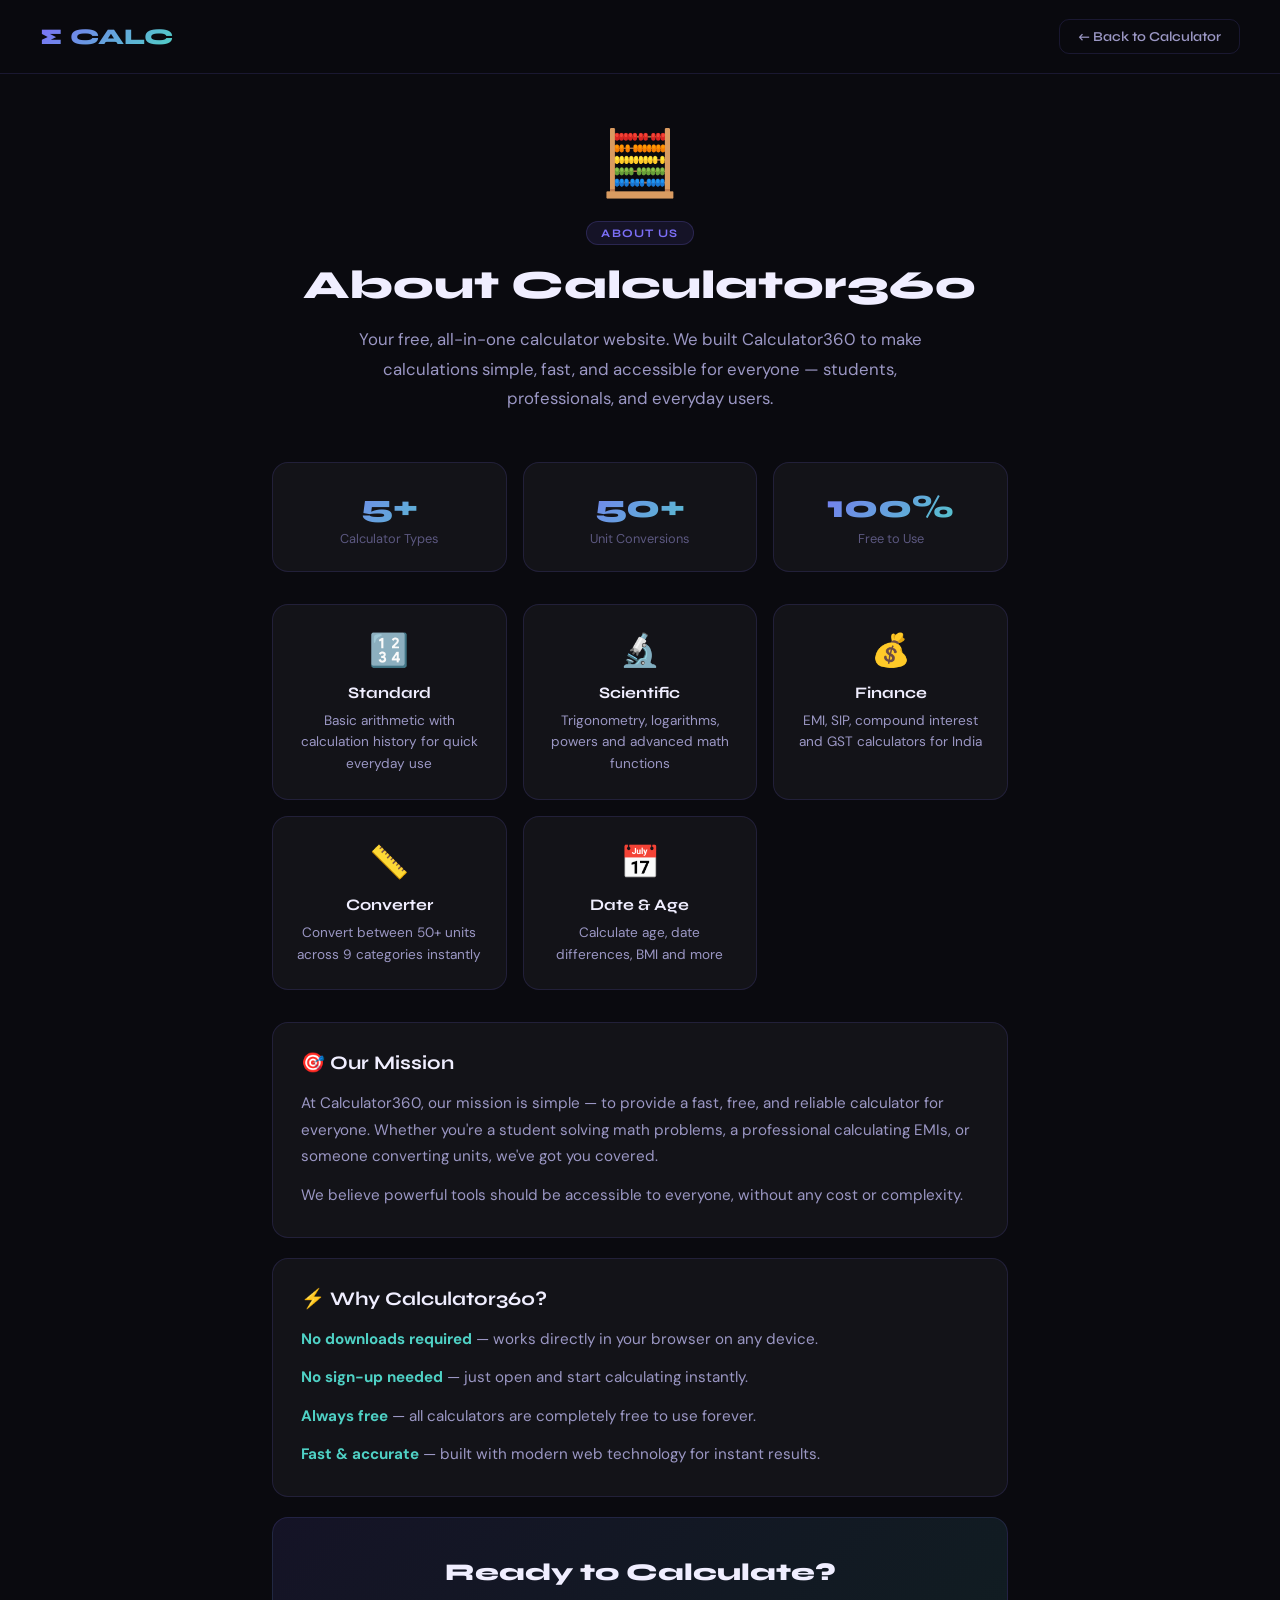
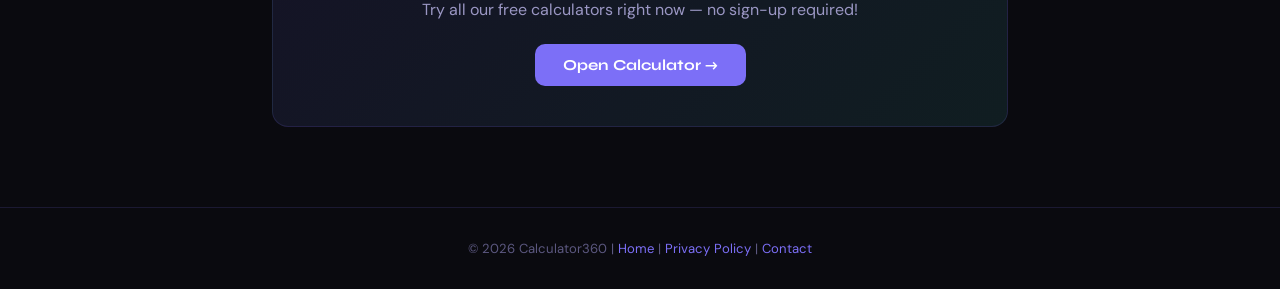
<file: about.html>
<!DOCTYPE html>
<html lang="en">
<head>
<meta charset="UTF-8">
<meta name="viewport" content="width=device-width, initial-scale=1.0">
<title>About Us — Calculator360</title>
<meta name="description" content="About Calculator360 — Your free all-in-one calculator website for standard, scientific, finance, unit conversion and date calculations.">
<link href="https://fonts.googleapis.com/css2?family=Syne:wght@400;600;700;800&family=DM+Sans:wght@400;500&display=swap" rel="stylesheet">
<style>
  *, *::before, *::after { box-sizing: border-box; margin: 0; padding: 0; }
  :root {
    --bg: #0a0a0f; --surface: #131318; --surface2: #1c1c24;
    --accent: #7c6ff7; --accent2: #4fd1c5; --accent3: #f6ad55; --accent4: #fc8181;
    --text: #f0eeff; --text2: #9b97c4; --text3: #5c5880;
    --border: rgba(124,111,247,0.15);
  }
  body { font-family: 'DM Sans', sans-serif; background: var(--bg); color: var(--text); min-height: 100vh; }
  nav {
    display: flex; align-items: center; justify-content: space-between;
    padding: 1.2rem 2.5rem; border-bottom: 1px solid var(--border);
    background: rgba(10,10,15,0.95); backdrop-filter: blur(12px);
    position: sticky; top: 0; z-index: 100;
  }
  .logo { font-family: 'Syne', sans-serif; font-size: 1.4rem; font-weight: 800; background: linear-gradient(135deg, var(--accent), var(--accent2)); -webkit-background-clip: text; -webkit-text-fill-color: transparent; text-decoration: none; }
  .nav-home { font-family: 'Syne', sans-serif; font-size: 0.85rem; font-weight: 600; color: var(--text2); text-decoration: none; padding: 8px 18px; border: 1px solid var(--border); border-radius: 10px; transition: all 0.15s; }
  .nav-home:hover { color: var(--text); border-color: var(--accent); }
  .container { max-width: 800px; margin: 0 auto; padding: 3rem 2rem; }
  .hero { text-align: center; margin-bottom: 3rem; }
  .page-badge { display: inline-block; font-family: 'Syne', sans-serif; font-size: 0.72rem; font-weight: 700; letter-spacing: 0.1em; text-transform: uppercase; color: var(--accent); background: rgba(124,111,247,0.1); border: 1px solid rgba(124,111,247,0.2); border-radius: 20px; padding: 4px 14px; margin-bottom: 1rem; }
  h1 { font-family: 'Syne', sans-serif; font-size: 2.5rem; font-weight: 800; margin-bottom: 1rem; }
  .hero p { color: var(--text2); font-size: 1.05rem; line-height: 1.75; max-width: 600px; margin: 0 auto; }
  .big-icon { font-size: 4rem; margin-bottom: 1rem; }
  .features { display: grid; grid-template-columns: repeat(auto-fit, minmax(220px, 1fr)); gap: 1rem; margin-bottom: 2rem; }
  .feature-card { background: var(--surface); border: 1px solid var(--border); border-radius: 16px; padding: 1.5rem; text-align: center; }
  .feature-icon { font-size: 2rem; margin-bottom: 0.75rem; }
  .feature-card h3 { font-family: 'Syne', sans-serif; font-size: 1rem; font-weight: 700; margin-bottom: 0.5rem; }
  .feature-card p { color: var(--text2); font-size: 0.85rem; line-height: 1.6; }
  .section { background: var(--surface); border: 1px solid var(--border); border-radius: 16px; padding: 1.75rem; margin-bottom: 1.25rem; }
  .section h2 { font-family: 'Syne', sans-serif; font-size: 1.2rem; font-weight: 700; margin-bottom: 1rem; }
  .section p { color: var(--text2); line-height: 1.75; font-size: 0.95rem; margin-bottom: 0.75rem; }
  .section p:last-child { margin-bottom: 0; }
  .stats { display: grid; grid-template-columns: repeat(3, 1fr); gap: 1rem; margin-bottom: 2rem; }
  .stat { background: var(--surface); border: 1px solid var(--border); border-radius: 16px; padding: 1.5rem; text-align: center; }
  .stat-num { font-family: 'Syne', sans-serif; font-size: 2rem; font-weight: 800; background: linear-gradient(135deg, var(--accent), var(--accent2)); -webkit-background-clip: text; -webkit-text-fill-color: transparent; }
  .stat-label { color: var(--text3); font-size: 0.8rem; margin-top: 4px; }
  .cta { text-align: center; background: linear-gradient(135deg, rgba(124,111,247,0.1), rgba(79,209,197,0.1)); border: 1px solid var(--border); border-radius: 16px; padding: 2.5rem; margin-bottom: 2rem; }
  .cta h2 { font-family: 'Syne', sans-serif; font-size: 1.5rem; font-weight: 800; margin-bottom: 0.75rem; }
  .cta p { color: var(--text2); margin-bottom: 1.5rem; }
  .btn { display: inline-block; font-family: 'Syne', sans-serif; font-weight: 700; font-size: 0.95rem; padding: 12px 28px; background: var(--accent); color: #fff; border-radius: 10px; text-decoration: none; transition: background 0.15s; }
  .btn:hover { background: #6a5ee0; }
  footer { text-align: center; padding: 2rem; color: var(--text3); font-size: 0.82rem; border-top: 1px solid var(--border); }
  footer a { color: var(--accent); text-decoration: none; }
</style>
</head>
<body>
<nav>
  <a class="logo" href="/">∑ CALC</a>
  <a class="nav-home" href="/">← Back to Calculator</a>
</nav>

<div class="container">
  <div class="hero">
    <div class="big-icon">🧮</div>
    <div class="page-badge">About Us</div>
    <h1>About Calculator360</h1>
    <p>Your free, all-in-one calculator website. We built Calculator360 to make calculations simple, fast, and accessible for everyone — students, professionals, and everyday users.</p>
  </div>

  <div class="stats">
    <div class="stat">
      <div class="stat-num">5+</div>
      <div class="stat-label">Calculator Types</div>
    </div>
    <div class="stat">
      <div class="stat-num">50+</div>
      <div class="stat-label">Unit Conversions</div>
    </div>
    <div class="stat">
      <div class="stat-num">100%</div>
      <div class="stat-label">Free to Use</div>
    </div>
  </div>

  <div class="features">
    <div class="feature-card">
      <div class="feature-icon">🔢</div>
      <h3>Standard</h3>
      <p>Basic arithmetic with calculation history for quick everyday use</p>
    </div>
    <div class="feature-card">
      <div class="feature-icon">🔬</div>
      <h3>Scientific</h3>
      <p>Trigonometry, logarithms, powers and advanced math functions</p>
    </div>
    <div class="feature-card">
      <div class="feature-icon">💰</div>
      <h3>Finance</h3>
      <p>EMI, SIP, compound interest and GST calculators for India</p>
    </div>
    <div class="feature-card">
      <div class="feature-icon">📏</div>
      <h3>Converter</h3>
      <p>Convert between 50+ units across 9 categories instantly</p>
    </div>
    <div class="feature-card">
      <div class="feature-icon">📅</div>
      <h3>Date & Age</h3>
      <p>Calculate age, date differences, BMI and more</p>
    </div>
  </div>

  <div class="section">
    <h2>🎯 Our Mission</h2>
    <p>At Calculator360, our mission is simple — to provide a fast, free, and reliable calculator for everyone. Whether you're a student solving math problems, a professional calculating EMIs, or someone converting units, we've got you covered.</p>
    <p>We believe powerful tools should be accessible to everyone, without any cost or complexity.</p>
  </div>

  <div class="section">
    <h2>⚡ Why Calculator360?</h2>
    <p><strong style="color:var(--accent2)">No downloads required</strong> — works directly in your browser on any device.</p>
    <p><strong style="color:var(--accent2)">No sign-up needed</strong> — just open and start calculating instantly.</p>
    <p><strong style="color:var(--accent2)">Always free</strong> — all calculators are completely free to use forever.</p>
    <p><strong style="color:var(--accent2)">Fast & accurate</strong> — built with modern web technology for instant results.</p>
  </div>

  <div class="cta">
    <h2>Ready to Calculate?</h2>
    <p>Try all our free calculators right now — no sign-up required!</p>
    <a class="btn" href="/">Open Calculator →</a>
  </div>
</div>

<footer>
  © 2026 Calculator360 | <a href="/">Home</a> | <a href="/privacy-policy.html">Privacy Policy</a> | <a href="/contact.html">Contact</a>
</footer>
</body>
</html>
</file>
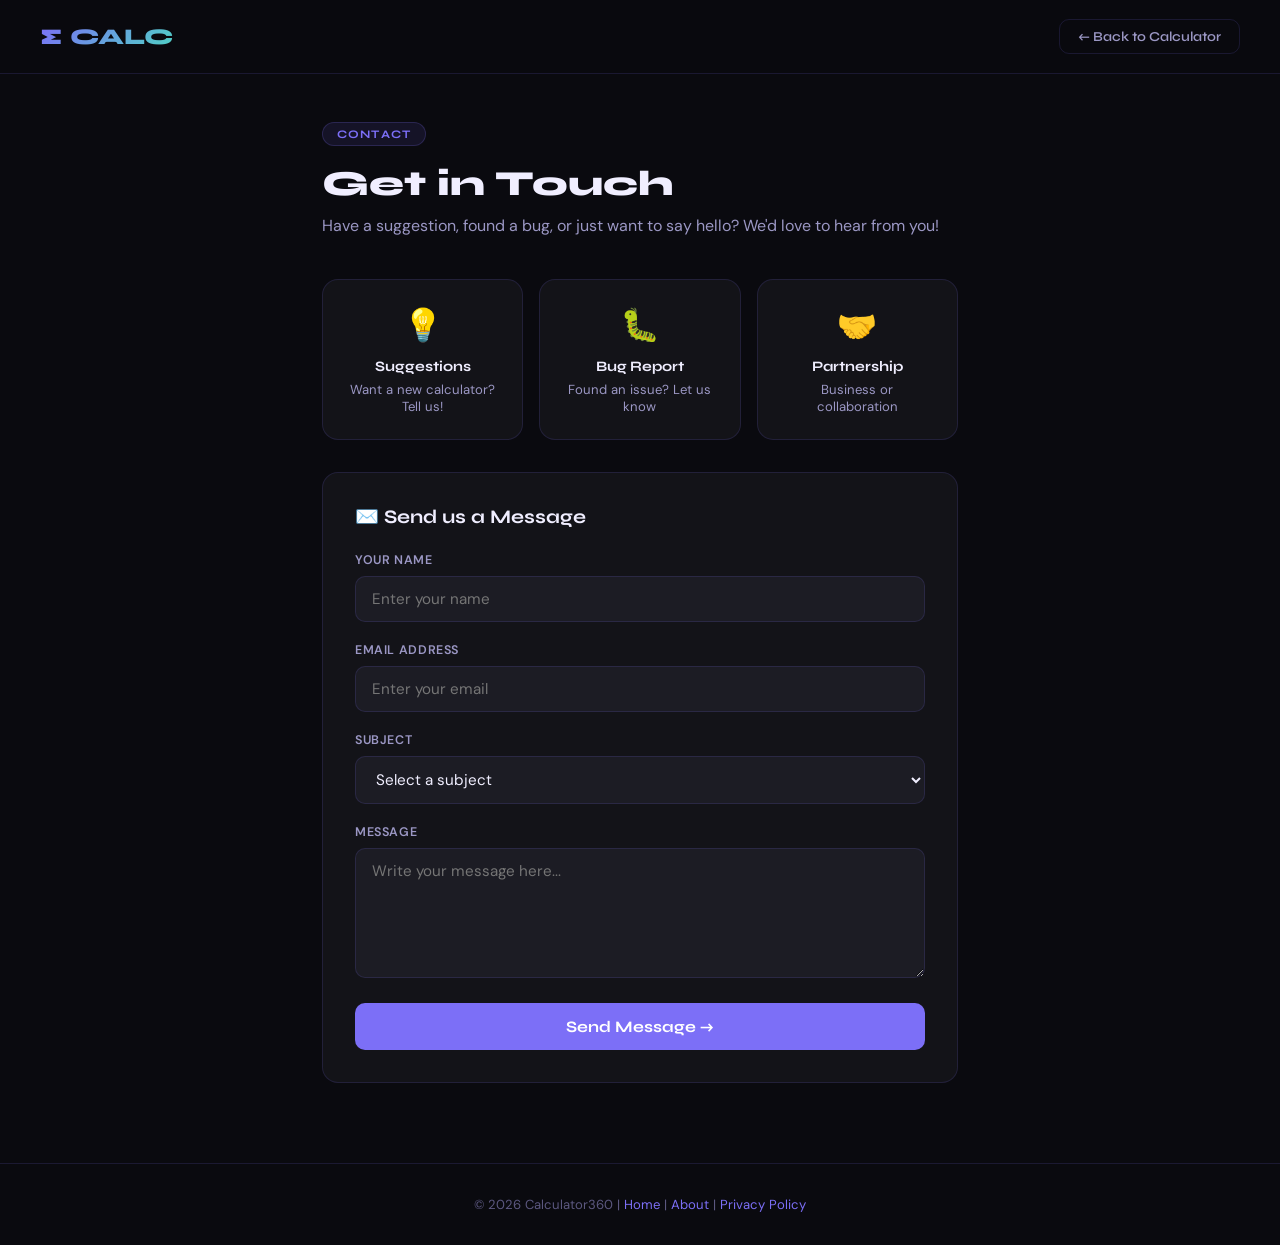
<file: contact.html>
<!DOCTYPE html>
<html lang="en">
<head>
<meta charset="UTF-8">
<meta name="viewport" content="width=device-width, initial-scale=1.0">
<title>Contact Us — Calculator360</title>
<meta name="description" content="Contact Calculator360 — Get in touch with us for any questions, suggestions or feedback.">
<link href="https://fonts.googleapis.com/css2?family=Syne:wght@400;600;700;800&family=DM+Sans:wght@400;500&display=swap" rel="stylesheet">
<style>
  *, *::before, *::after { box-sizing: border-box; margin: 0; padding: 0; }
  :root {
    --bg: #0a0a0f; --surface: #131318; --surface2: #1c1c24;
    --accent: #7c6ff7; --accent2: #4fd1c5;
    --text: #f0eeff; --text2: #9b97c4; --text3: #5c5880;
    --border: rgba(124,111,247,0.15);
  }
  body { font-family: 'DM Sans', sans-serif; background: var(--bg); color: var(--text); min-height: 100vh; }
  nav {
    display: flex; align-items: center; justify-content: space-between;
    padding: 1.2rem 2.5rem; border-bottom: 1px solid var(--border);
    background: rgba(10,10,15,0.95); backdrop-filter: blur(12px);
    position: sticky; top: 0; z-index: 100;
  }
  .logo { font-family: 'Syne', sans-serif; font-size: 1.4rem; font-weight: 800; background: linear-gradient(135deg, var(--accent), var(--accent2)); -webkit-background-clip: text; -webkit-text-fill-color: transparent; text-decoration: none; }
  .nav-home { font-family: 'Syne', sans-serif; font-size: 0.85rem; font-weight: 600; color: var(--text2); text-decoration: none; padding: 8px 18px; border: 1px solid var(--border); border-radius: 10px; transition: all 0.15s; }
  .nav-home:hover { color: var(--text); border-color: var(--accent); }
  .container { max-width: 700px; margin: 0 auto; padding: 3rem 2rem; }
  .page-badge { display: inline-block; font-family: 'Syne', sans-serif; font-size: 0.72rem; font-weight: 700; letter-spacing: 0.1em; text-transform: uppercase; color: var(--accent); background: rgba(124,111,247,0.1); border: 1px solid rgba(124,111,247,0.2); border-radius: 20px; padding: 4px 14px; margin-bottom: 1rem; }
  h1 { font-family: 'Syne', sans-serif; font-size: 2.2rem; font-weight: 800; margin-bottom: 0.5rem; }
  .subtitle { color: var(--text2); font-size: 1rem; margin-bottom: 2.5rem; line-height: 1.6; }
  .contact-cards { display: grid; grid-template-columns: repeat(auto-fit, minmax(180px, 1fr)); gap: 1rem; margin-bottom: 2rem; }
  .contact-card { background: var(--surface); border: 1px solid var(--border); border-radius: 16px; padding: 1.5rem; text-align: center; }
  .contact-card .icon { font-size: 2rem; margin-bottom: 0.75rem; }
  .contact-card h3 { font-family: 'Syne', sans-serif; font-size: 0.9rem; font-weight: 700; margin-bottom: 0.4rem; }
  .contact-card p { color: var(--text2); font-size: 0.82rem; }
  .form-card { background: var(--surface); border: 1px solid var(--border); border-radius: 16px; padding: 2rem; }
  .form-card h2 { font-family: 'Syne', sans-serif; font-size: 1.2rem; font-weight: 700; margin-bottom: 1.5rem; }
  .field { margin-bottom: 1.25rem; }
  .field label { display: block; font-size: 0.78rem; font-weight: 600; letter-spacing: 0.05em; color: var(--text2); margin-bottom: 8px; text-transform: uppercase; }
  .field input, .field textarea, .field select {
    width: 100%; font-family: 'DM Sans', sans-serif; font-size: 0.95rem;
    padding: 12px 16px; background: var(--surface2); border: 1px solid var(--border);
    border-radius: 10px; color: var(--text); outline: none; transition: border-color 0.15s;
  }
  .field input:focus, .field textarea:focus, .field select:focus { border-color: var(--accent); }
  .field textarea { resize: vertical; min-height: 130px; }
  .btn-submit {
    width: 100%; font-family: 'Syne', sans-serif; font-weight: 700; font-size: 1rem;
    padding: 14px; background: var(--accent); color: #fff; border: none;
    border-radius: 10px; cursor: pointer; transition: background 0.15s;
  }
  .btn-submit:hover { background: #6a5ee0; }
  .success-msg { display: none; background: rgba(79,209,197,0.1); border: 1px solid rgba(79,209,197,0.3); border-radius: 10px; padding: 1rem 1.25rem; color: var(--accent2); font-size: 0.95rem; margin-top: 1rem; text-align: center; }
  footer { text-align: center; padding: 2rem; color: var(--text3); font-size: 0.82rem; border-top: 1px solid var(--border); margin-top: 2rem; }
  footer a { color: var(--accent); text-decoration: none; }
</style>
</head>
<body>
<nav>
  <a class="logo" href="/">∑ CALC</a>
  <a class="nav-home" href="/">← Back to Calculator</a>
</nav>

<div class="container">
  <div class="page-badge">Contact</div>
  <h1>Get in Touch</h1>
  <p class="subtitle">Have a suggestion, found a bug, or just want to say hello? We'd love to hear from you!</p>

  <div class="contact-cards">
    <div class="contact-card">
      <div class="icon">💡</div>
      <h3>Suggestions</h3>
      <p>Want a new calculator? Tell us!</p>
    </div>
    <div class="contact-card">
      <div class="icon">🐛</div>
      <h3>Bug Report</h3>
      <p>Found an issue? Let us know</p>
    </div>
    <div class="contact-card">
      <div class="icon">🤝</div>
      <h3>Partnership</h3>
      <p>Business or collaboration</p>
    </div>
  </div>

  <div class="form-card">
    <h2>✉️ Send us a Message</h2>
    <div class="field">
      <label>Your Name</label>
      <input type="text" id="name" placeholder="Enter your name" />
    </div>
    <div class="field">
      <label>Email Address</label>
      <input type="email" id="email" placeholder="Enter your email" />
    </div>
    <div class="field">
      <label>Subject</label>
      <select id="subject">
        <option value="">Select a subject</option>
        <option value="suggestion">💡 Feature Suggestion</option>
        <option value="bug">🐛 Bug Report</option>
        <option value="partnership">🤝 Partnership</option>
        <option value="other">💬 Other</option>
      </select>
    </div>
    <div class="field">
      <label>Message</label>
      <textarea id="message" placeholder="Write your message here..."></textarea>
    </div>
    <button class="btn-submit" onclick="submitForm()">Send Message →</button>
    <div class="success-msg" id="success-msg">
      ✅ Thank you! Your message has been received. We'll get back to you soon!
    </div>
  </div>
</div>

<footer>
  © 2026 Calculator360 | <a href="/">Home</a> | <a href="/about.html">About</a> | <a href="/privacy-policy.html">Privacy Policy</a>
</footer>

<script>
function submitForm() {
  const name = document.getElementById('name').value.trim();
  const email = document.getElementById('email').value.trim();
  const subject = document.getElementById('subject').value;
  const message = document.getElementById('message').value.trim();
  if (!name || !email || !subject || !message) {
    alert('Please fill in all fields before submitting.');
    return;
  }
  if (!email.includes('@')) {
    alert('Please enter a valid email address.');
    return;
  }
  document.getElementById('success-msg').style.display = 'block';
  document.getElementById('name').value = '';
  document.getElementById('email').value = '';
  document.getElementById('subject').value = '';
  document.getElementById('message').value = '';
}
</script>
</body>
</html>
</file>
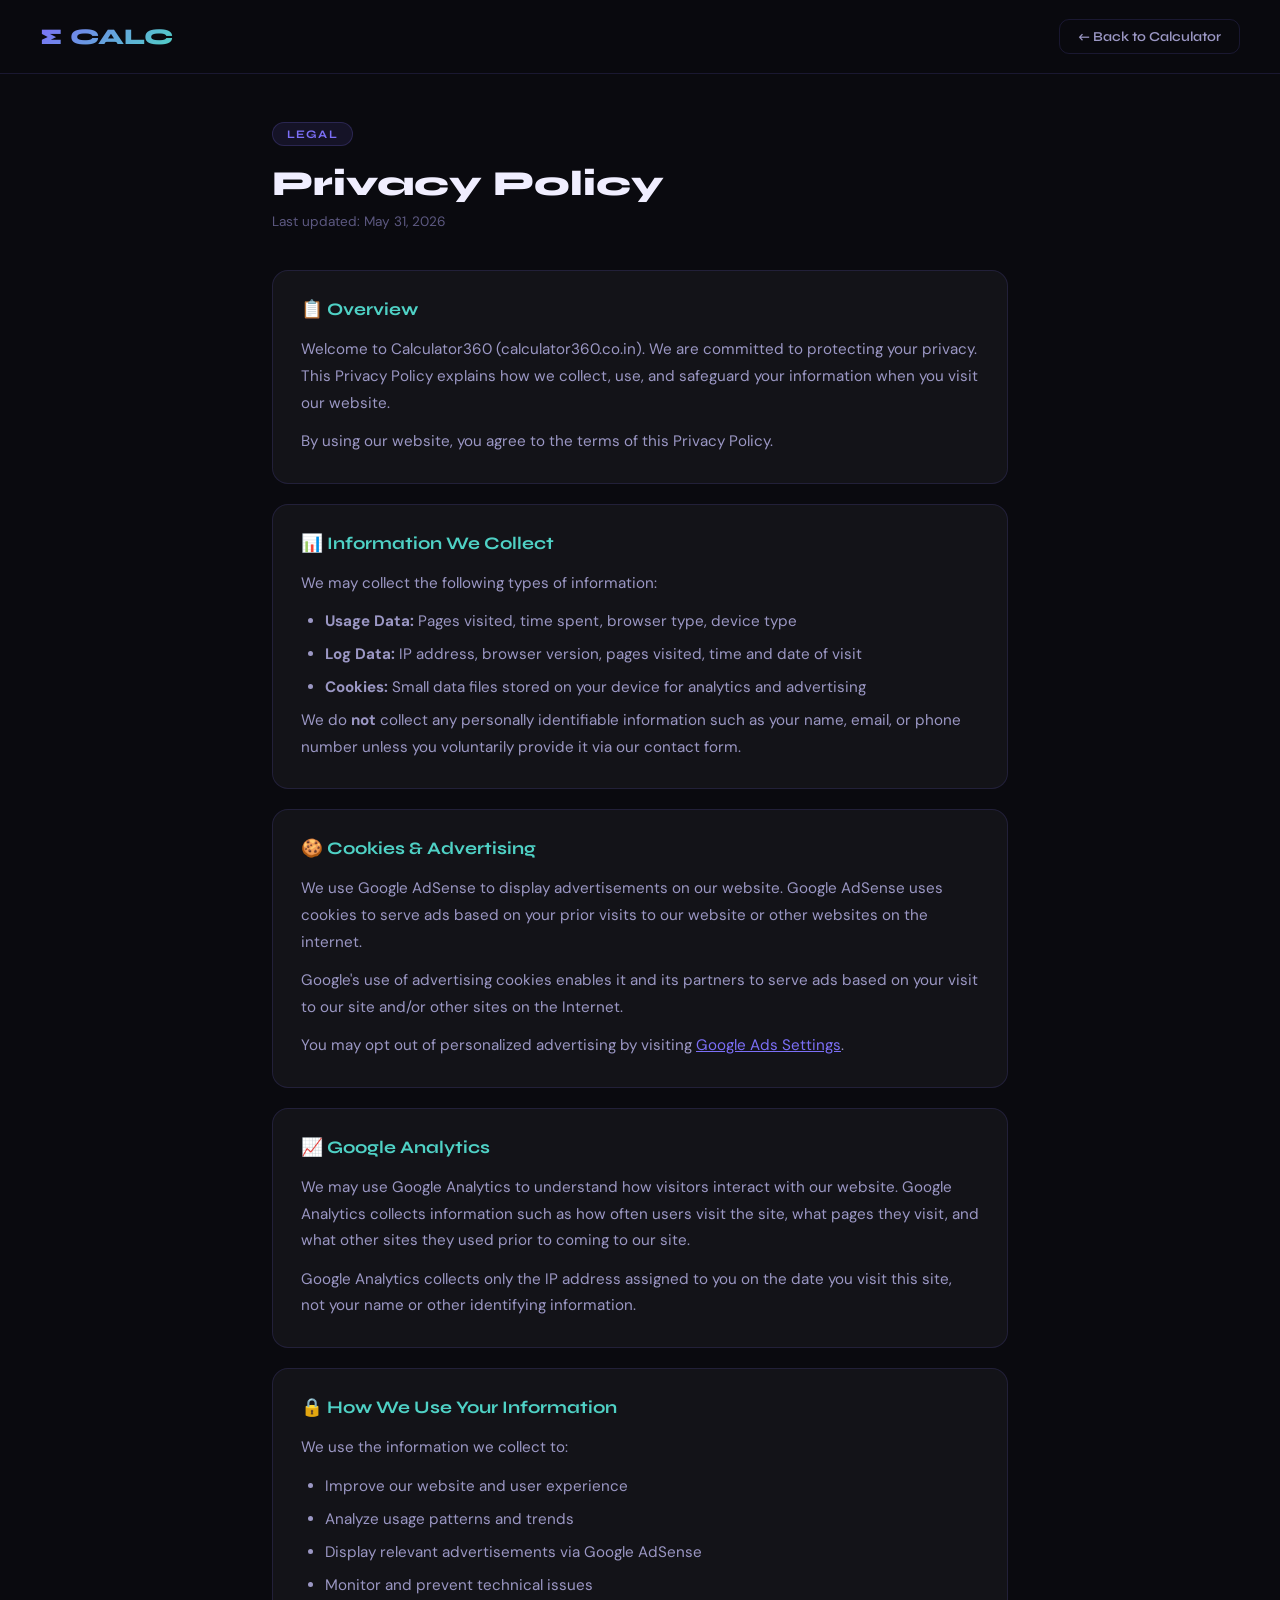
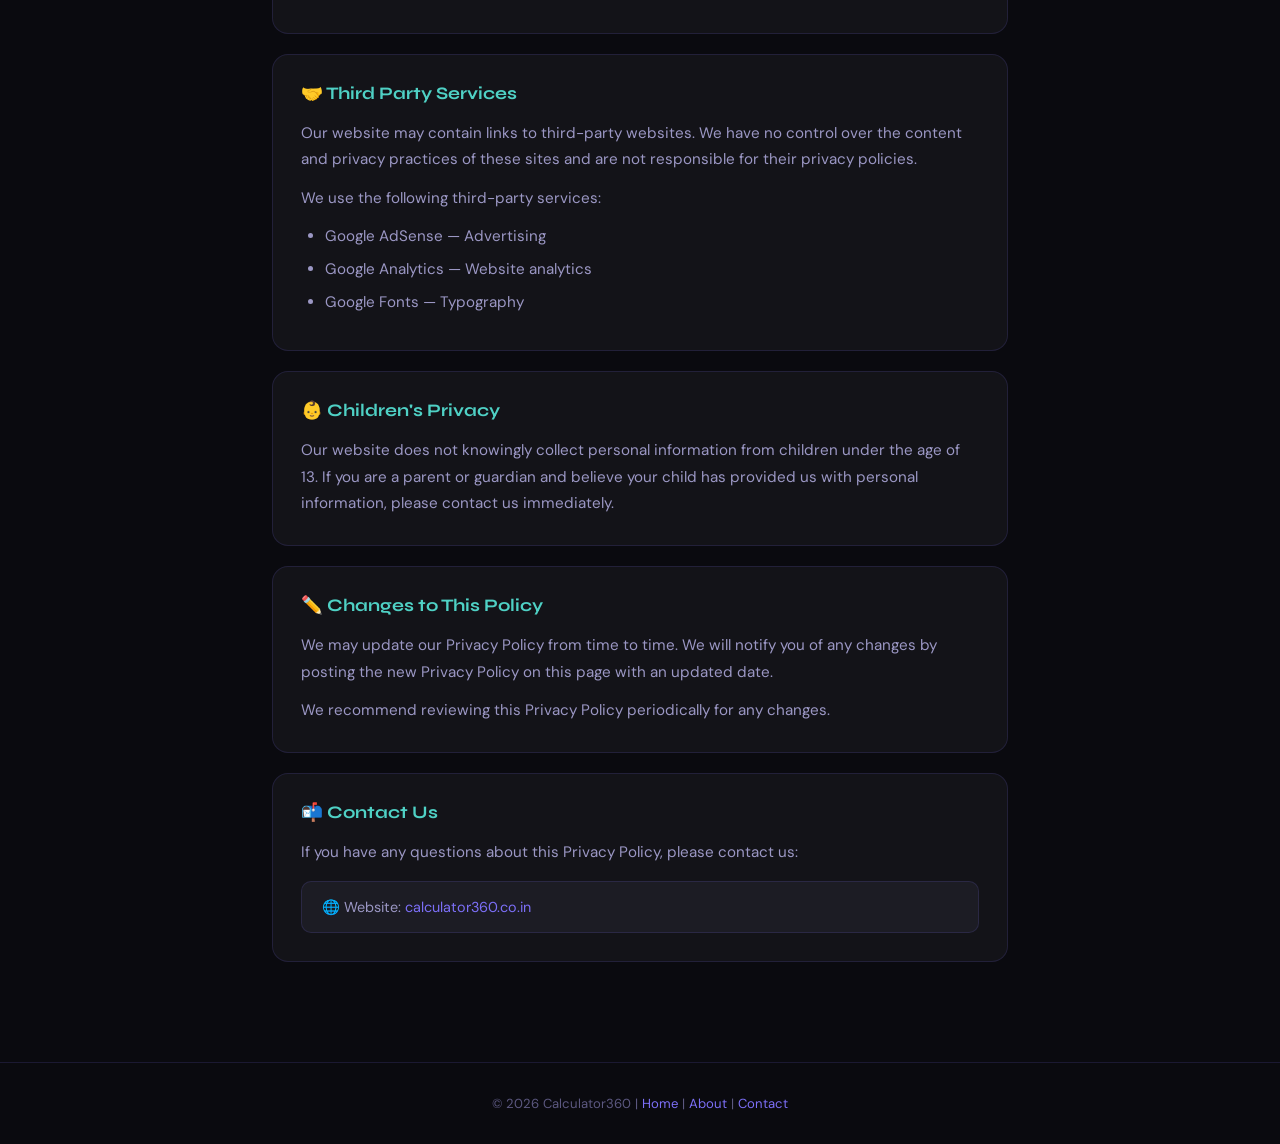
<file: privacy-policy.html>
<!DOCTYPE html>
<html lang="en">
<head>
<meta charset="UTF-8">
<meta name="viewport" content="width=device-width, initial-scale=1.0">
<title>Privacy Policy — Calculator360</title>
<meta name="description" content="Privacy Policy for Calculator360.co.in — Learn how we collect, use and protect your data.">
<link href="https://fonts.googleapis.com/css2?family=Syne:wght@400;600;700;800&family=DM+Sans:wght@400;500&display=swap" rel="stylesheet">
<style>
  *, *::before, *::after { box-sizing: border-box; margin: 0; padding: 0; }
  :root {
    --bg: #0a0a0f; --surface: #131318; --surface2: #1c1c24;
    --accent: #7c6ff7; --accent2: #4fd1c5;
    --text: #f0eeff; --text2: #9b97c4; --text3: #5c5880;
    --border: rgba(124,111,247,0.15);
  }
  body { font-family: 'DM Sans', sans-serif; background: var(--bg); color: var(--text); min-height: 100vh; }
  nav {
    display: flex; align-items: center; justify-content: space-between;
    padding: 1.2rem 2.5rem; border-bottom: 1px solid var(--border);
    background: rgba(10,10,15,0.95); backdrop-filter: blur(12px);
    position: sticky; top: 0; z-index: 100;
  }
  .logo { font-family: 'Syne', sans-serif; font-size: 1.4rem; font-weight: 800; background: linear-gradient(135deg, var(--accent), var(--accent2)); -webkit-background-clip: text; -webkit-text-fill-color: transparent; text-decoration: none; }
  .nav-home { font-family: 'Syne', sans-serif; font-size: 0.85rem; font-weight: 600; color: var(--text2); text-decoration: none; padding: 8px 18px; border: 1px solid var(--border); border-radius: 10px; transition: all 0.15s; }
  .nav-home:hover { color: var(--text); border-color: var(--accent); }
  .container { max-width: 800px; margin: 0 auto; padding: 3rem 2rem; }
  .page-badge { display: inline-block; font-family: 'Syne', sans-serif; font-size: 0.72rem; font-weight: 700; letter-spacing: 0.1em; text-transform: uppercase; color: var(--accent); background: rgba(124,111,247,0.1); border: 1px solid rgba(124,111,247,0.2); border-radius: 20px; padding: 4px 14px; margin-bottom: 1rem; }
  h1 { font-family: 'Syne', sans-serif; font-size: 2.2rem; font-weight: 800; margin-bottom: 0.5rem; }
  .last-updated { color: var(--text3); font-size: 0.85rem; margin-bottom: 2.5rem; }
  .section { background: var(--surface); border: 1px solid var(--border); border-radius: 16px; padding: 1.75rem; margin-bottom: 1.25rem; }
  .section h2 { font-family: 'Syne', sans-serif; font-size: 1.1rem; font-weight: 700; margin-bottom: 1rem; color: var(--accent2); display: flex; align-items: center; gap: 8px; }
  .section p { color: var(--text2); line-height: 1.75; margin-bottom: 0.75rem; font-size: 0.95rem; }
  .section p:last-child { margin-bottom: 0; }
  .section ul { color: var(--text2); line-height: 1.75; padding-left: 1.5rem; font-size: 0.95rem; }
  .section ul li { margin-bottom: 0.4rem; }
  .contact-box { background: var(--surface2); border: 1px solid var(--border); border-radius: 10px; padding: 1rem 1.25rem; margin-top: 1rem; font-size: 0.9rem; color: var(--text2); }
  .contact-box a { color: var(--accent); text-decoration: none; }
  footer { text-align: center; padding: 2rem; color: var(--text3); font-size: 0.82rem; border-top: 1px solid var(--border); margin-top: 2rem; }
  footer a { color: var(--accent); text-decoration: none; }
</style>
</head>
<body>
<nav>
  <a class="logo" href="/">∑ CALC</a>
  <a class="nav-home" href="/">← Back to Calculator</a>
</nav>

<div class="container">
  <div class="page-badge">Legal</div>
  <h1>Privacy Policy</h1>
  <p class="last-updated">Last updated: May 31, 2026</p>

  <div class="section">
    <h2>📋 Overview</h2>
    <p>Welcome to Calculator360 (calculator360.co.in). We are committed to protecting your privacy. This Privacy Policy explains how we collect, use, and safeguard your information when you visit our website.</p>
    <p>By using our website, you agree to the terms of this Privacy Policy.</p>
  </div>

  <div class="section">
    <h2>📊 Information We Collect</h2>
    <p>We may collect the following types of information:</p>
    <ul>
      <li><strong>Usage Data:</strong> Pages visited, time spent, browser type, device type</li>
      <li><strong>Log Data:</strong> IP address, browser version, pages visited, time and date of visit</li>
      <li><strong>Cookies:</strong> Small data files stored on your device for analytics and advertising</li>
    </ul>
    <p>We do <strong>not</strong> collect any personally identifiable information such as your name, email, or phone number unless you voluntarily provide it via our contact form.</p>
  </div>

  <div class="section">
    <h2>🍪 Cookies & Advertising</h2>
    <p>We use Google AdSense to display advertisements on our website. Google AdSense uses cookies to serve ads based on your prior visits to our website or other websites on the internet.</p>
    <p>Google's use of advertising cookies enables it and its partners to serve ads based on your visit to our site and/or other sites on the Internet.</p>
    <p>You may opt out of personalized advertising by visiting <a href="https://www.google.com/settings/ads" style="color:var(--accent)">Google Ads Settings</a>.</p>
  </div>

  <div class="section">
    <h2>📈 Google Analytics</h2>
    <p>We may use Google Analytics to understand how visitors interact with our website. Google Analytics collects information such as how often users visit the site, what pages they visit, and what other sites they used prior to coming to our site.</p>
    <p>Google Analytics collects only the IP address assigned to you on the date you visit this site, not your name or other identifying information.</p>
  </div>

  <div class="section">
    <h2>🔒 How We Use Your Information</h2>
    <p>We use the information we collect to:</p>
    <ul>
      <li>Improve our website and user experience</li>
      <li>Analyze usage patterns and trends</li>
      <li>Display relevant advertisements via Google AdSense</li>
      <li>Monitor and prevent technical issues</li>
    </ul>
  </div>

  <div class="section">
    <h2>🤝 Third Party Services</h2>
    <p>Our website may contain links to third-party websites. We have no control over the content and privacy practices of these sites and are not responsible for their privacy policies.</p>
    <p>We use the following third-party services:</p>
    <ul>
      <li>Google AdSense — Advertising</li>
      <li>Google Analytics — Website analytics</li>
      <li>Google Fonts — Typography</li>
    </ul>
  </div>

  <div class="section">
    <h2>👶 Children's Privacy</h2>
    <p>Our website does not knowingly collect personal information from children under the age of 13. If you are a parent or guardian and believe your child has provided us with personal information, please contact us immediately.</p>
  </div>

  <div class="section">
    <h2>✏️ Changes to This Policy</h2>
    <p>We may update our Privacy Policy from time to time. We will notify you of any changes by posting the new Privacy Policy on this page with an updated date.</p>
    <p>We recommend reviewing this Privacy Policy periodically for any changes.</p>
  </div>

  <div class="section">
    <h2>📬 Contact Us</h2>
    <p>If you have any questions about this Privacy Policy, please contact us:</p>
    <div class="contact-box">
      🌐 Website: <a href="https://calculator360.co.in">calculator360.co.in</a>
    </div>
  </div>
</div>

<footer>
  © 2026 Calculator360 | <a href="/">Home</a> | <a href="/about.html">About</a> | <a href="/contact.html">Contact</a>
</footer>
</body>
</html>
</file>
